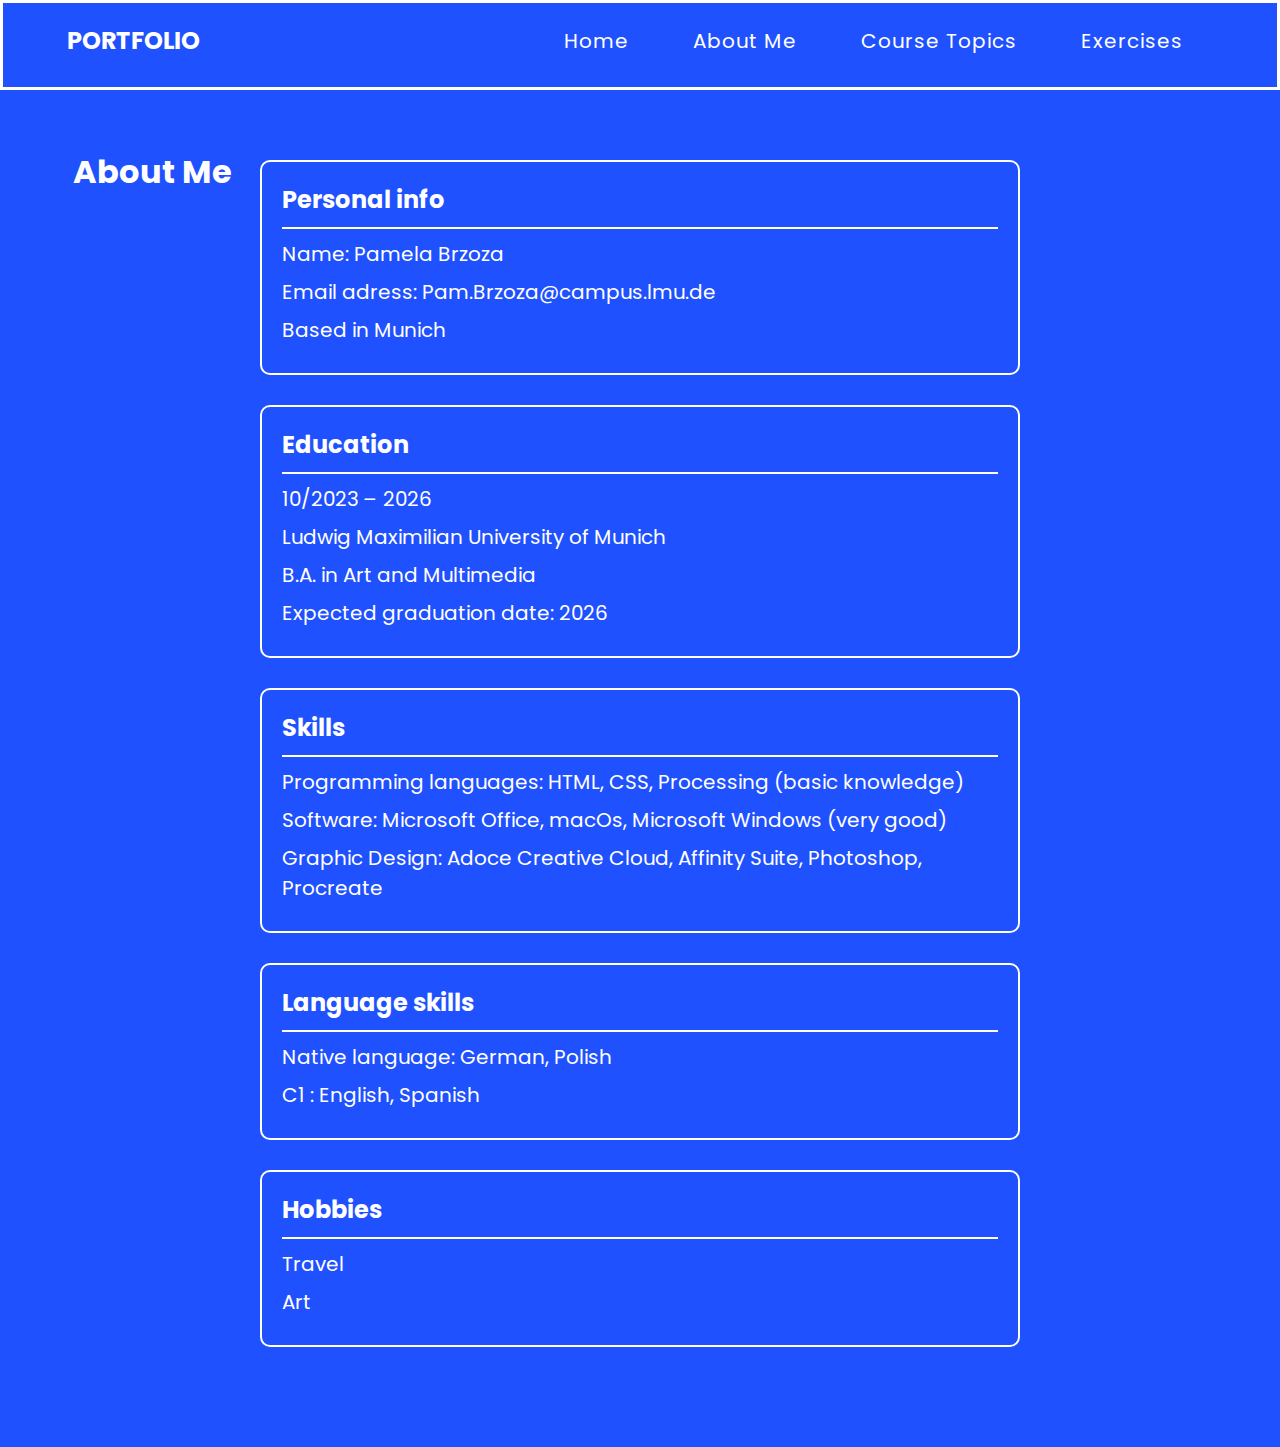
<file: AboutMe.html>
<!DOCTYPE html>
<html lang="de">
<head>
    <meta charset="utf-8">
    <link rel="preconnect" href="https://fonts.googleapis.com">
    <link rel="preconnect" href="https://fonts.gstatic.com" crossorigin>
    <link href="https://fonts.googleapis.com/css2?family=Poppins:ital,wght@0,100;0,200;0,300;0,400;0,500;0,600;0,700;0,800;0,900;1,100;1,200;1,300;1,400;1,500;1,600;1,700;1,800;1,900&display=swap" rel="stylesheet">
    <title>About Me</title>
    <link rel="stylesheet" type="text/css" href="styles.css">
    <link rel="stylesheet" type="text/css" href="AboutMe.css">
</head>
<body>
    <div class="header">
        <nav>
            <div class="logo">
                <p>PORTFOLIO</p>
            </div>
            <ul>
                <li><a href="index.html">Home</a></li>
                <li><a href="AboutMe.html">About Me</a></li>
                <li><a href="CourseTopics.html">Course Topics</a></li>
                <li><a href="Exercises.html">Exercises</a></li>
            </ul>
        </nav>
        <h1>About Me</h1>
    </div>
    <div class="container">
        <div class="section">
            <h2>Personal info</h2>
            <div class="subsection">
                <ul>
                    <li>Name: Pamela Brzoza</li>
                    <li>Email adress: Pam.Brzoza@campus.lmu.de</li>
                    <li>Based in Munich</li>
                </ul>
            </div>
        </div>
    
        <div class="section">
            <h2>Education</h2>
            <div class="subsection">
                <ul>
                    <li>10/2023 – 2026</li>
                    <li>Ludwig Maximilian University of Munich</li>
                    <li>B.A. in Art and Multimedia</li>
                    <li>Expected graduation date: 2026</li>
                </ul>
            </div>
        </div>
    
        <div class="section">
            <h2>Skills</h2>
            <div class="subsection">
                <ul>
                    <li>Programming languages: HTML, CSS, Processing (basic knowledge)</li>
                    <li>Software: Microsoft Office, macOs, Microsoft Windows (very good)</li>
                    <li>Graphic Design: Adoce Creative Cloud, Affinity Suite, Photoshop, Procreate</li>
                </ul>
            </div>
        </div>
        <div class="section">
            <h2>Language skills</h2>
            <div class="subsection">
                <ul>
                    <li>Native language: German, Polish</li>
                    <li>C1 : English, Spanish</li>
                </ul>
            </div>
        </div>
    
        <div class="section">
            <h2>Hobbies</h2>
            <div class="subsection">
                <ul>
                    <li>Travel</li>
                    <li>Art</li>
                </ul>
            </div>
        </div>
    </div>
</body>
</file>
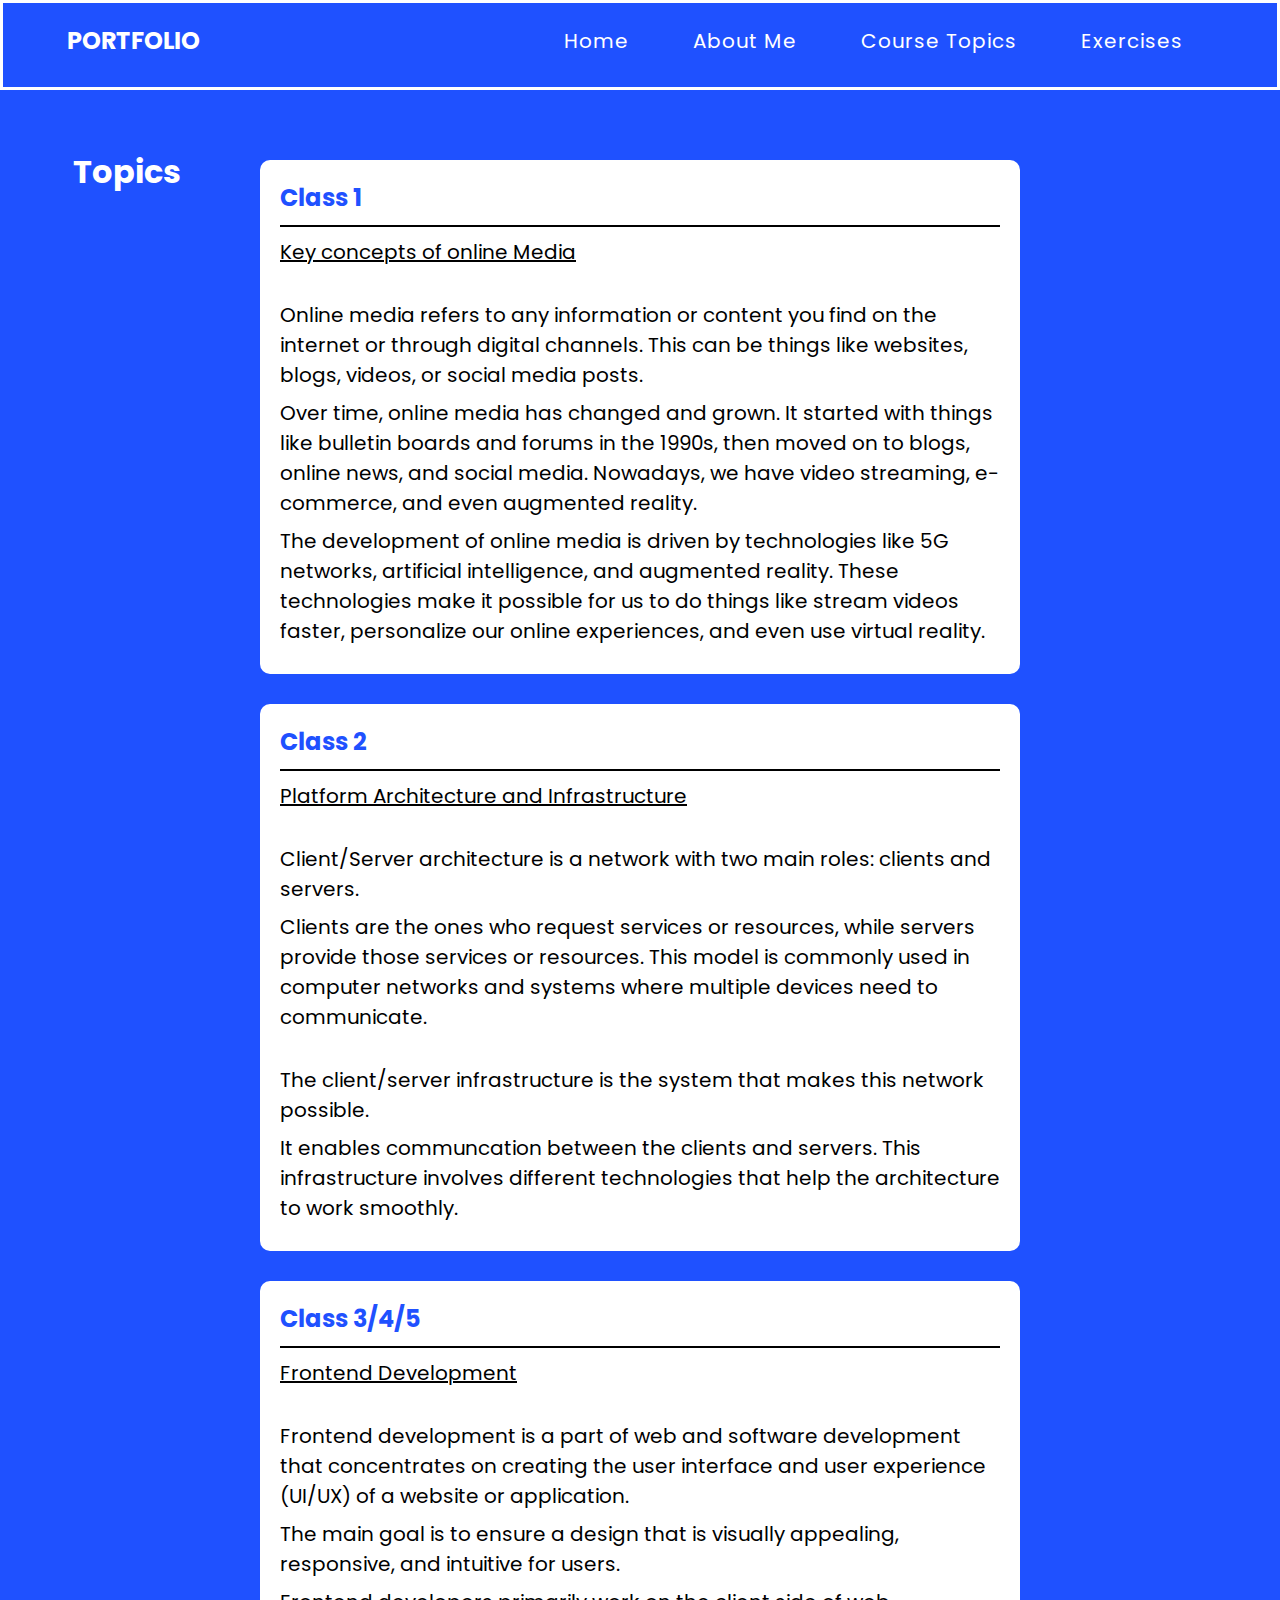
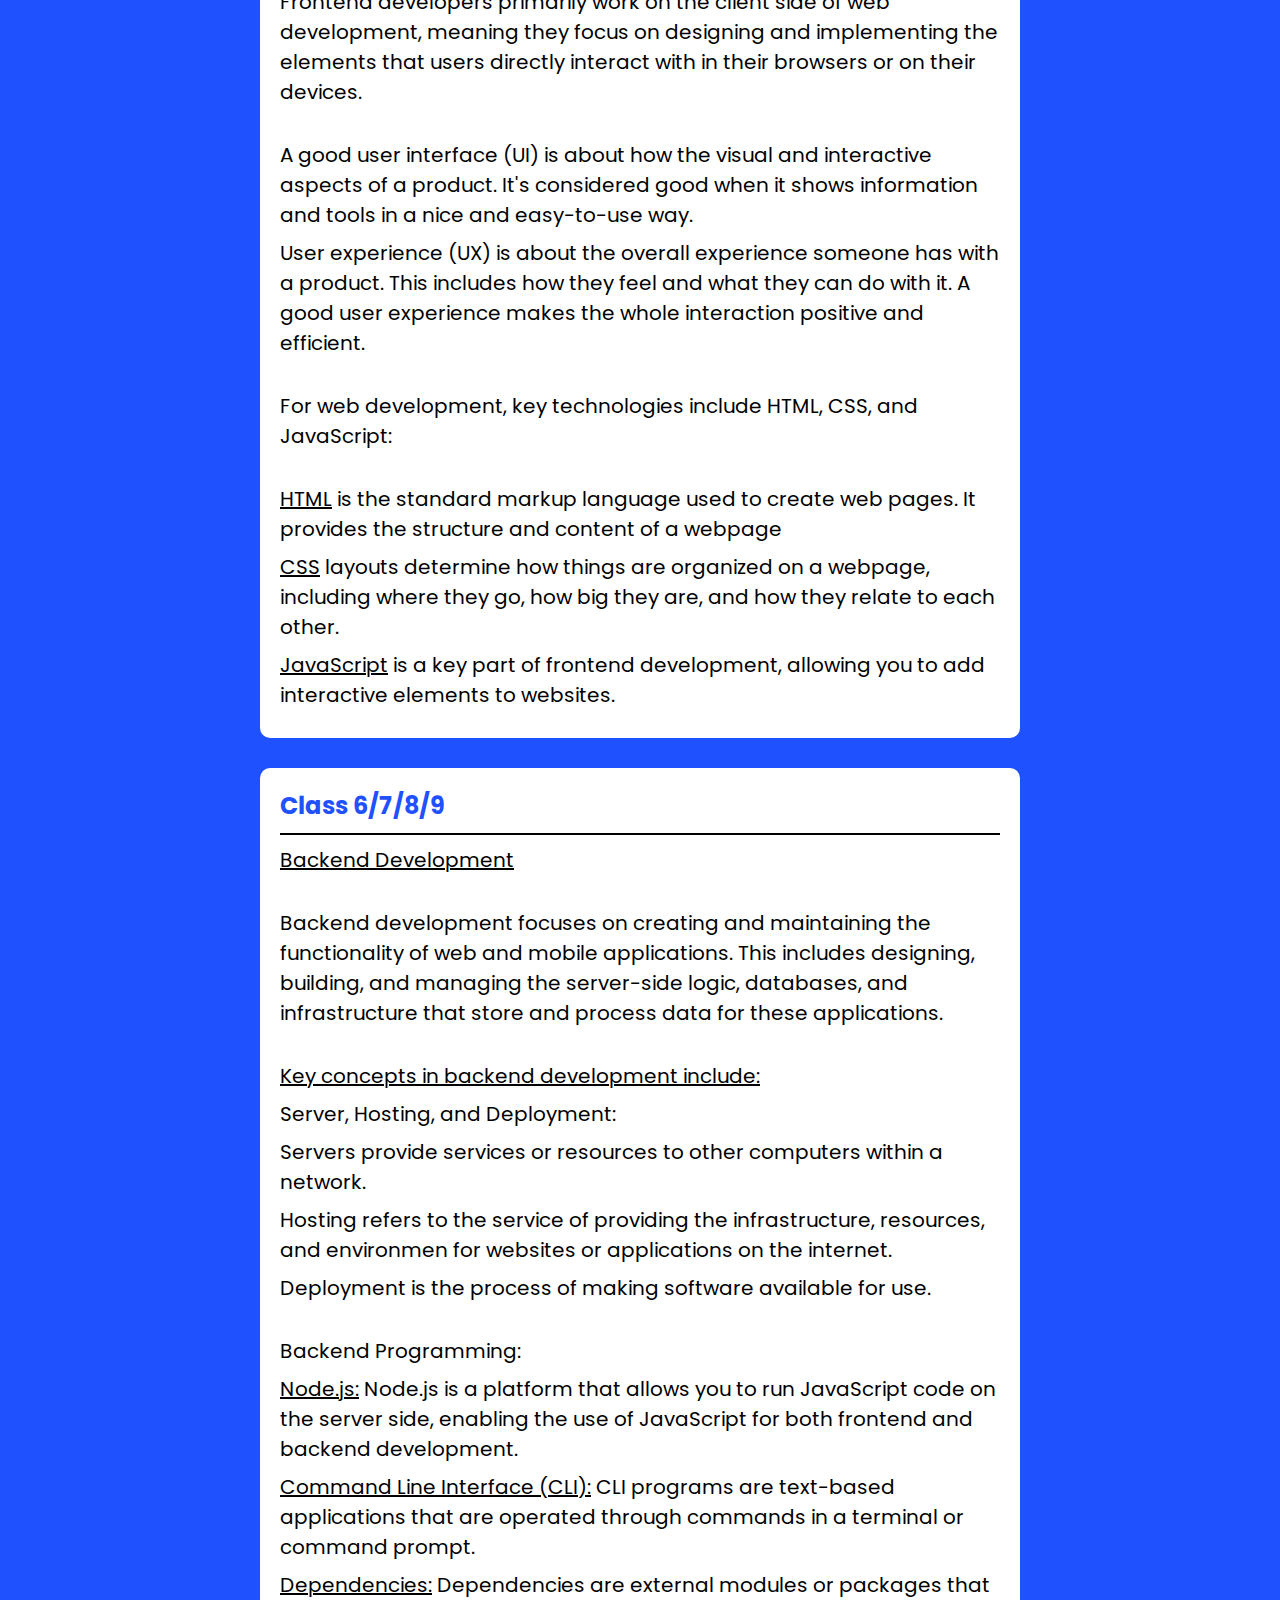
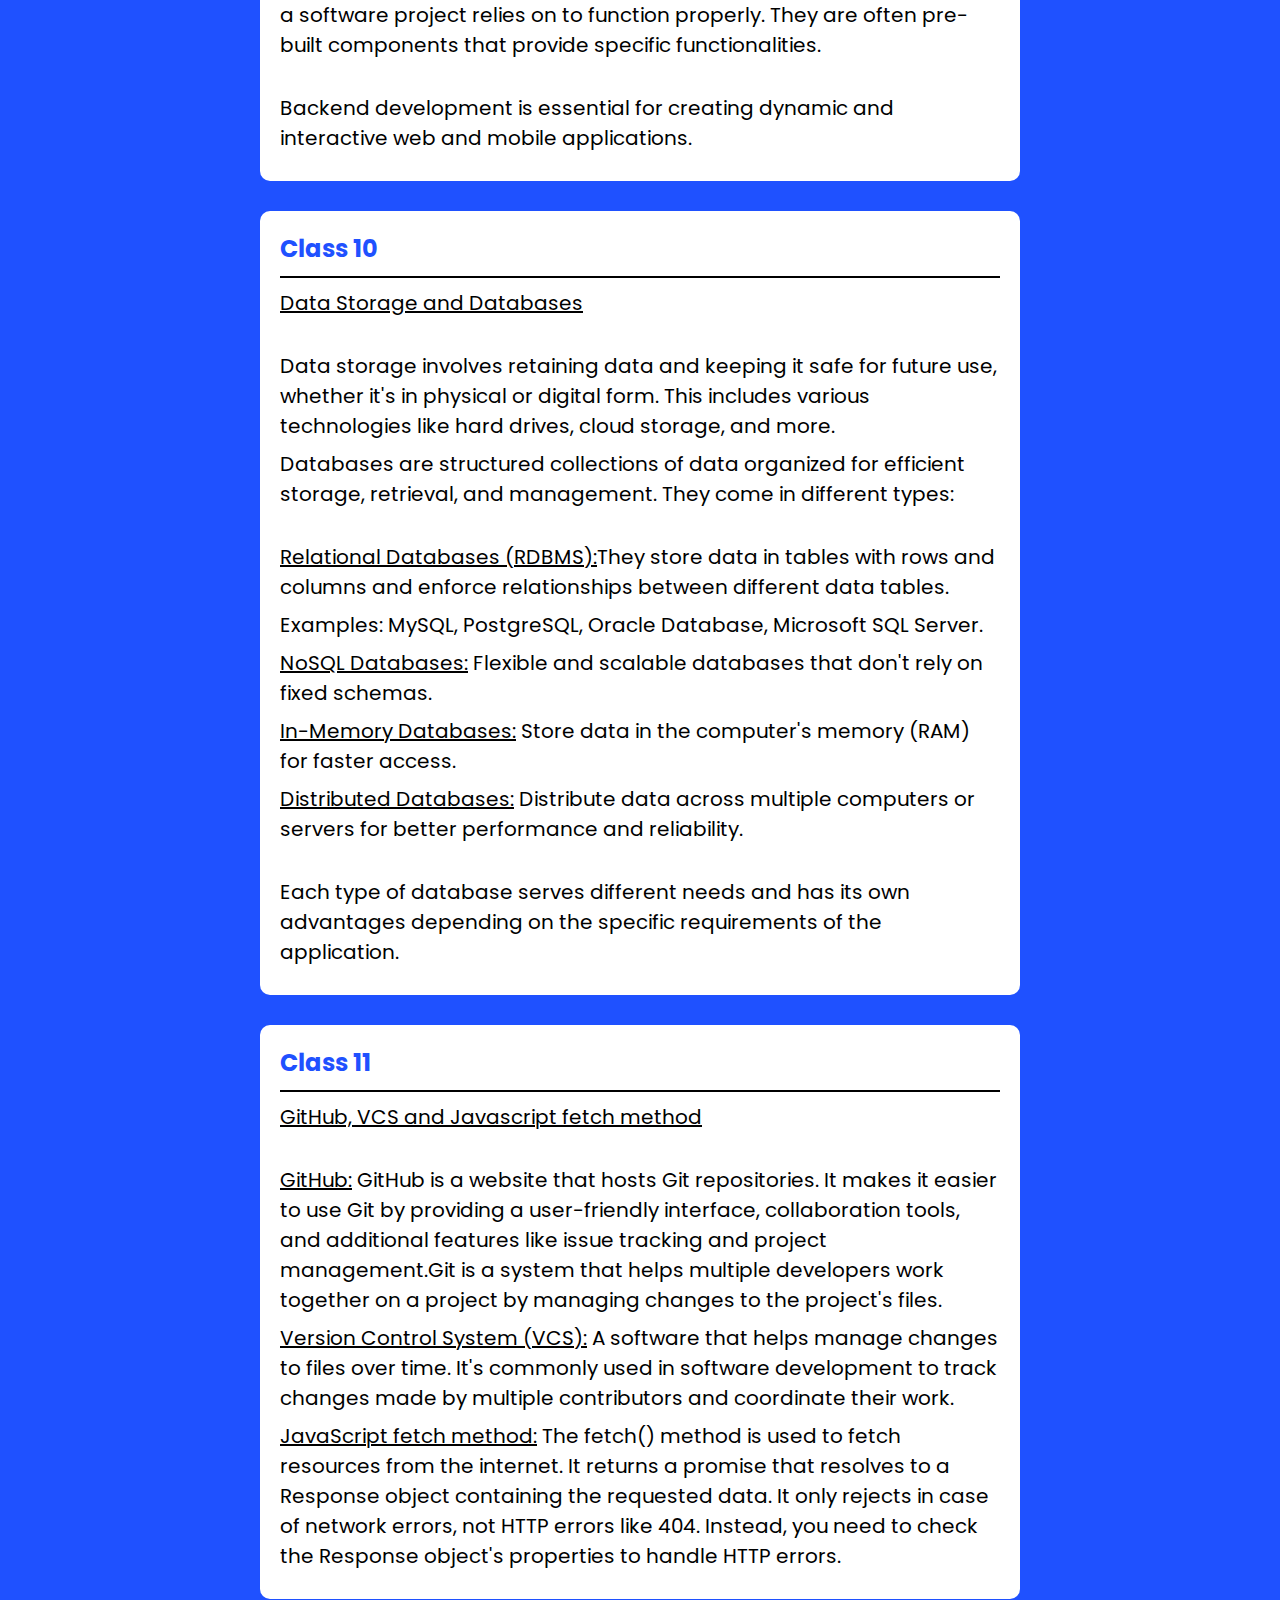
<file: CourseTopics.html>
<!DOCTYPE html>
<html lang="de">
<head>
    <meta charset="utf-8">
    <link rel="preconnect" href="https://fonts.googleapis.com">
    <link rel="preconnect" href="https://fonts.gstatic.com" crossorigin>
    <link href="https://fonts.googleapis.com/css2?family=Poppins:ital,wght@0,100;0,200;0,300;0,400;0,500;0,600;0,700;0,800;0,900;1,100;1,200;1,300;1,400;1,500;1,600;1,700;1,800;1,900&display=swap" rel="stylesheet">
    <title>Course Topics</title>
    <link rel="stylesheet" type="text/css" href="styles.css">
    <link rel="stylesheet" type="text/css" href="CourseTopics.css">
</head>
<body>
    <div class="header">
        <nav>
            <div class="logo">
                <p>PORTFOLIO</p>
            </div>
            <ul>
                <li><a href="index.html">Home</a></li>
                <li><a href="AboutMe.html">About Me</a></li>
                <li><a href="CourseTopics.html">Course Topics</a></li>
                <li><a href="Exercises.html">Exercises</a></li>
            </ul>
        </nav>
        <h1>Topics</h1>
    </div>
    <div class="container">
        <div class="section">
            <h2>Class 1</h2>
            <div class="subsection">
                <ul>
                    <li><u>Key concepts of online Media</u></li>
                    <br>
                    <li>Online media refers to any information or content you find on the internet or through digital channels. This can be things like websites, blogs, videos, or social media posts.</li>
                    <li>Over time, online media has changed and grown. It started with things like bulletin boards and forums in the 1990s, then moved on to blogs, online news, and social media. Nowadays, we have video streaming, e-commerce, and even augmented reality.</li> 
                    <li>The development of online media is driven by technologies like 5G networks, artificial intelligence, and augmented reality. These technologies make it possible for us to do things like stream videos faster, personalize our online experiences, and even use virtual reality.</li>
                </ul>
            </div>
        </div>
        <div class="section">
            <h2>Class 2</h2>
            <div class="subsection">
                <ul>
                    <li><u>Platform Architecture and Infrastructure</u></li>
                    <br>
                    <li>Client/Server architecture is a network with two main roles: clients and servers.</li>
                    <li>Clients are the ones who request services or resources, while servers provide those services or resources. This model is commonly used in computer networks and systems where multiple devices need to communicate.</li>
                    <br>
                    <li>The client/server infrastructure is the system that makes this network possible.</li>
                    <li>It enables communcation between the clients and servers. This infrastructure involves different technologies that help the architecture to work smoothly.</li>
                </ul>
            </div>
        </div>
        <div class="section">
            <h2>Class 3/4/5</h2>
            <div class="subsection">
                <ul>
                    <li><u>Frontend Development</u></li>
                    <br>
                    <li>Frontend development is a part of web and software development that concentrates on creating the user interface and user experience (UI/UX) of a website or application.</li>
                    <li>The main goal is to ensure a design that is visually appealing, responsive, and intuitive for users. </li>
                    <li>Frontend developers primarily work on the client side of web development, meaning they focus on designing and implementing the elements that users directly interact with in their browsers or on their devices.</li>
                <br>
                <li>A good user interface (UI) is about how the visual and interactive aspects of a product. It's considered good when it shows information and tools in a nice and easy-to-use way.</li>
                <li>User experience (UX) is about the overall experience someone has with a product. This includes how they feel and what they can do with it. A good user experience makes the whole interaction positive and efficient.</li>
            <br>
            <li>For web development, key technologies include HTML, CSS, and JavaScript:</li>    
            <br>
            <li><u>HTML</u> is the standard markup language used to create web pages. It provides the structure and content of a webpage</li>
            <li><u>CSS</u> layouts determine how things are organized on a webpage, including where they go, how big they are, and how they relate to each other.</li>
            <li><u>JavaScript</u> is a key part of frontend development, allowing you to add interactive elements to websites.</li>
            </ul>
            </div>
        </div>
        <div class="section">
            <h2>Class 6/7/8/9</h2>
            <div class="subsection">
                <ul>
                    <li><u>Backend Development</u></li>
                    <br>
                    <li>Backend development focuses on creating and maintaining the functionality of web and mobile applications. This includes designing, building, and managing the server-side logic, databases, and infrastructure that store and process data for these applications.</li>
                    <br>
                    <li><u>Key concepts in backend development include:</u></li>
                    <li>Server, Hosting, and Deployment:</li>
                    <li>Servers provide services or resources to other computers within a network.</li>
                    <li>Hosting refers to the service of providing the infrastructure, resources, and environmen for websites or applications on the internet.</li>
                    <li>Deployment is the process of making software available for use.</li>
                <br>
                    <li>Backend Programming:</li>
                    <li><u>Node.js:</u> Node.js is a platform that allows you to run JavaScript code on the server side, enabling the use of JavaScript for both frontend and backend development.</li>
                <li><u>Command Line Interface (CLI):</u> CLI programs are text-based applications that are operated through commands in a terminal or command prompt.</li>
            <li><u>Dependencies:</u> Dependencies are external modules or packages that a software project relies on to function properly. They are often pre-built components that provide specific functionalities.</li>    
        <br>
        <li>Backend development is essential for creating dynamic and interactive web and mobile applications.</li>    
        </ul>
            </div>
        </div>
        <div class="section">
            <h2>Class 10</h2>
            <div class="subsection">
                <ul>
                    <li><u>Data Storage and Databases </u></li>
                    <br>
                    <li>Data storage involves retaining data and keeping it safe for future use, whether it's in physical or digital form. This includes various technologies like hard drives, cloud storage, and more.</li>
                    <li>Databases are structured collections of data organized for efficient storage, retrieval, and management. They come in different types:</li>
                    <br>
                    <li><u>Relational Databases (RDBMS):</u>They store data in tables with rows and columns and enforce relationships between different data tables.</li>
                    <li>Examples: MySQL, PostgreSQL, Oracle Database, Microsoft SQL Server.</li>
                    <li><u>NoSQL Databases:</u> Flexible and scalable databases that don't rely on fixed schemas.</li>
                    <li><u>In-Memory Databases:</u> Store data in the computer's memory (RAM) for faster access.</li>
                    <li><u>Distributed Databases:</u> Distribute data across multiple computers or servers for better performance and reliability.</li>
                    <br>
                    <li>Each type of database serves different needs and has its own advantages depending on the specific requirements of the application.</li>
                </ul>
            </div>
        </div>
        <div class="section">
            <h2>Class 11</h2>
            <div class="subsection">
                <ul>
                    <li><u>GitHub, VCS and Javascript fetch method</u></li>
                    <br>
                    <li><u>GitHub:</u> GitHub is a website that hosts Git repositories. It makes it easier to use Git by providing a user-friendly interface, collaboration tools, and additional features like issue tracking and project management.Git is a system that helps multiple developers work together on a project by managing changes to the project's files.</li>
                    <li><u>Version Control System (VCS):</u> A software that helps manage changes to files over time. It's commonly used in software development to track changes made by multiple contributors and coordinate their work.</li>
                    <li><u>JavaScript fetch method:</u> The fetch() method is used to fetch resources from the internet. It returns a promise that resolves to a Response object containing the requested data. It only rejects in case of network errors, not HTTP errors like 404. Instead, you need to check the Response object's properties to handle HTTP errors.</li>
                </ul>
            </div>
        </div>
</body>
</file>
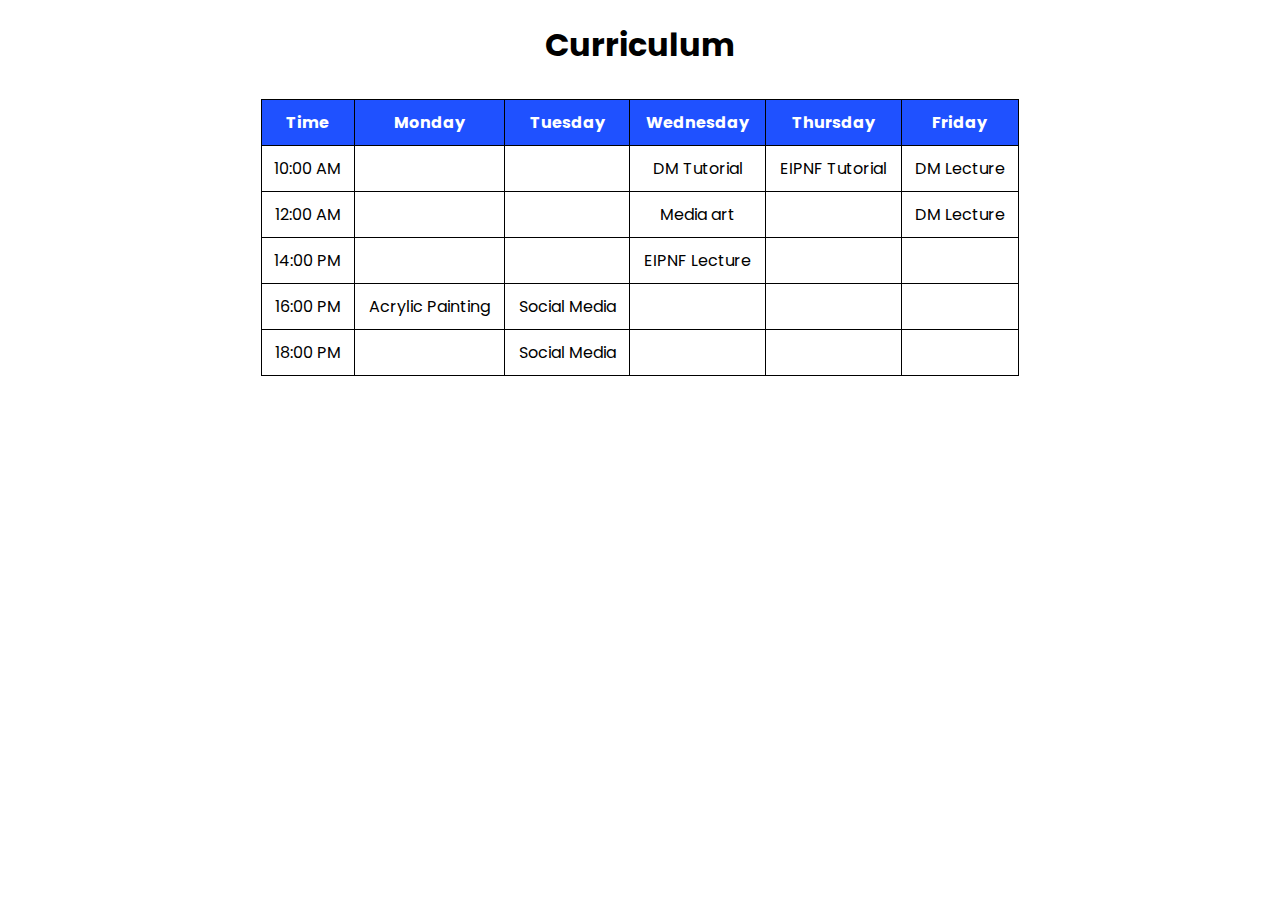
<file: curriculum.html>
<!DOCTYPE html>
<html lang="de">
<head>
    <meta charset="utf-8">
    <link rel="preconnect" href="https://fonts.googleapis.com">
    <link rel="preconnect" href="https://fonts.gstatic.com" crossorigin>
    <link href="https://fonts.googleapis.com/css2?family=Poppins:ital,wght@0,100;0,200;0,300;0,400;0,500;0,600;0,700;0,800;0,900;1,100;1,200;1,300;1,400;1,500;1,600;1,700;1,800;1,900&display=swap" rel="stylesheet">
    <title>Social Media Portfolio</title>
    <link rel="stylesheet" href="curriculum.css">
</head>

<body>
    <h1>Curriculum</h1>
    <table>
        <thead>
            <tr>
                <th>Time</th>
                <th>Monday</th>
                <th>Tuesday</th>
                <th>Wednesday</th>
                <th>Thursday</th>
                <th>Friday</th>
            </tr>
        </thead>
        <tbody>
            <tr>
                <td>10:00 AM</td>
                <td></td>
                <td></td>
                <td>DM Tutorial</td>
                <td>EIPNF Tutorial</td>
                <td>DM Lecture</td>
            </tr>
            <tr>
                <td>12:00 AM</td>
                <td></td>
                <td></td>
                <td>Media art</td>
                <td></td>
                <td>DM Lecture</td>
            </tr>
            <tr>
                <td>14:00 PM</td>
                <td></td>
                <td></td>
                <td>EIPNF Lecture</td>
                <td></td>
                <td></td>
            </tr>
            <tr>
                <td>16:00 PM</td>
                <td>Acrylic Painting</td>
                <td>Social Media</td>
                <td></td>
                <td></td>
                <td></td>
            </tr>
            <tr>
                <td>18:00 PM</td>
                <td></td>
                <td>Social Media</td>
                <td></td>
                <td></td>
                <td></td>
            </tr>
        </tbody>
    </table>
</div>
</file>
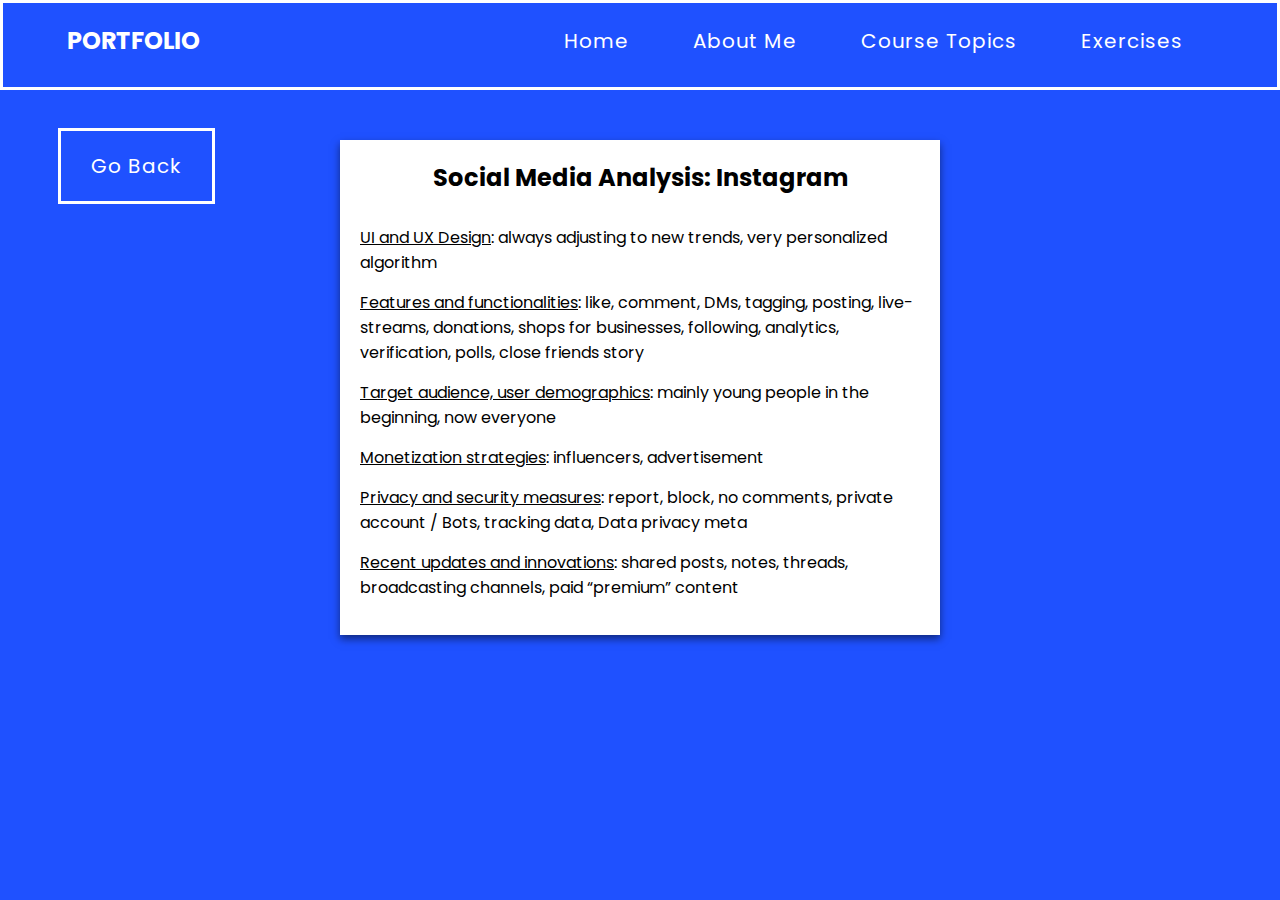
<file: Exercise1.html>
<!DOCTYPE html>
<html lang="de">
<head>
    <meta charset="utf-8">
    <link rel="preconnect" href="https://fonts.googleapis.com">
    <link rel="preconnect" href="https://fonts.gstatic.com" crossorigin>
    <link href="https://fonts.googleapis.com/css2?family=Poppins:ital,wght@0,100;0,200;0,300;0,400;0,500;0,600;0,700;0,800;0,900;1,100;1,200;1,300;1,400;1,500;1,600;1,700;1,800;1,900&display=swap" rel="stylesheet">
    <title>Social Media Portfolio</title>
    <link rel="stylesheet" href="styles.css">
    <link rel="stylesheet" href="ExerciseX.css">
</head>

<body>
    <div class="header">
    <nav>
        <div class="logo">
            <p>PORTFOLIO</p>
        </div>
        <ul>
            <li><a href="index.html">Home</a></li>
            <li><a href="AboutMe.html">About Me</a></li>
            <li><a href="CourseTopics.html">Course Topics</a></li>
            <li><a href="Exercises.html">Exercises</a></li>
        </ul>
    </nav>
</div>
<div class="container">
    <div class="section">
        <h2>Social Media Analysis: Instagram</h2>
        <div class="subsection">
        <p><u>UI and UX Design</u>: always adjusting to new trends, very personalized algorithm</p>
        <p><u>Features and functionalities</u>: like, comment, DMs, tagging, posting, live-streams, donations, shops for businesses, following, analytics, verification, polls, close friends story </p>
        <p><u>Target audience, user demographics</u>: mainly young people in the beginning, now everyone</p>
        <p><u>Monetization strategies</u>: influencers, advertisement</p>  
        <p><u>Privacy and security measures</u>: report, block, no comments, private account / Bots, tracking data, Data privacy meta</p>  
        <p><u>Recent updates and innovations</u>: shared posts, notes, threads, broadcasting channels, paid “premium” content</p>
    </div>
        <a href="Exercises.html">Go Back</a>
    </div>
</body>
</file>
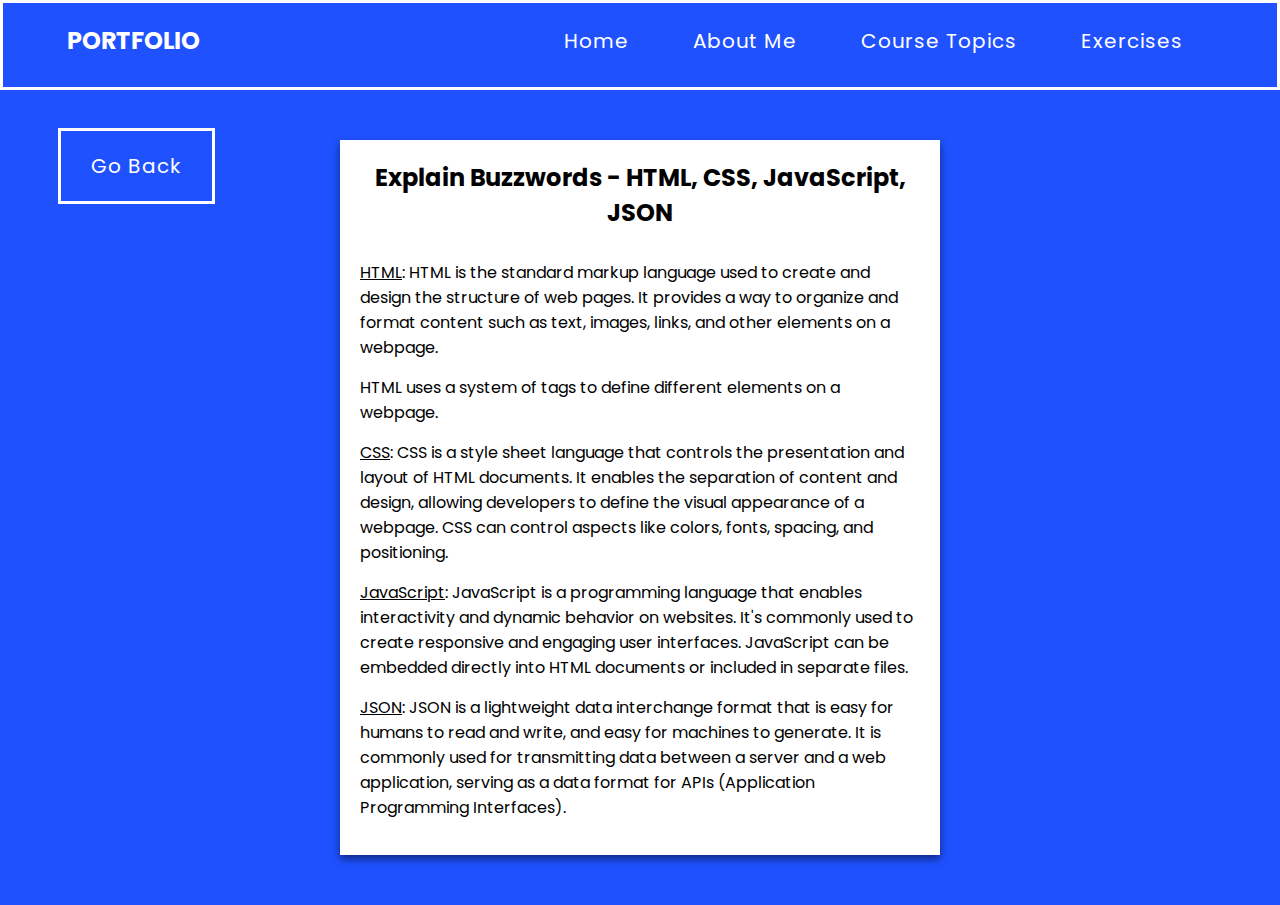
<file: Exercise2.html>
<!DOCTYPE html>
<html lang="de">
<head>
    <meta charset="utf-8">
    <link rel="preconnect" href="https://fonts.googleapis.com">
    <link rel="preconnect" href="https://fonts.gstatic.com" crossorigin>
    <link href="https://fonts.googleapis.com/css2?family=Poppins:ital,wght@0,100;0,200;0,300;0,400;0,500;0,600;0,700;0,800;0,900;1,100;1,200;1,300;1,400;1,500;1,600;1,700;1,800;1,900&display=swap" rel="stylesheet">
    <title>Social Media Portfolio</title>
    <link rel="stylesheet" href="styles.css">
    <link rel="stylesheet" href="ExerciseX.css">
</head>

<body>
<div class="header">
    <nav>
        <div class="logo">
            <p>PORTFOLIO</p>
        </div>
        <ul>
            <li><a href="index.html">Home</a></li>
            <li><a href="AboutMe.html">About Me</a></li>
            <li><a href="CourseTopics.html">Course Topics</a></li>
            <li><a href="Exercises.html">Exercises</a></li>
        </ul>
    </nav>
</div>
<div class="container">
    <div class="section">
        <h2>Explain Buzzwords - HTML, CSS, JavaScript, JSON</h2>
        <div class="subsection">
        <p><u>HTML</u>: HTML is the standard markup language used to create and design the structure of web pages. It provides a way to organize and format content such as text, images, links, and other elements on a webpage.
        <p>HTML uses a system of tags to define different elements on a webpage.</p>
        <p><u>CSS</u>: CSS is a style sheet language that controls the presentation and layout of HTML documents. It enables the separation of content and design, allowing developers to define the visual appearance of a webpage. CSS can control aspects like colors, fonts, spacing, and positioning.</p>
        <p><u>JavaScript</u>: JavaScript is a programming language that enables interactivity and dynamic behavior on websites. It's commonly used to create responsive and engaging user interfaces. JavaScript can be embedded directly into HTML documents or included in separate files.</p>
        <p><u>JSON</u>: JSON is a lightweight data interchange format that is easy for humans to read and write, and easy for machines to generate. It is commonly used for transmitting data between a server and a web application, serving as a data format for APIs (Application Programming Interfaces).</p>  
    </div>
        <a href="Exercises.html">Go Back</a>
    </div>
</body>
</file>
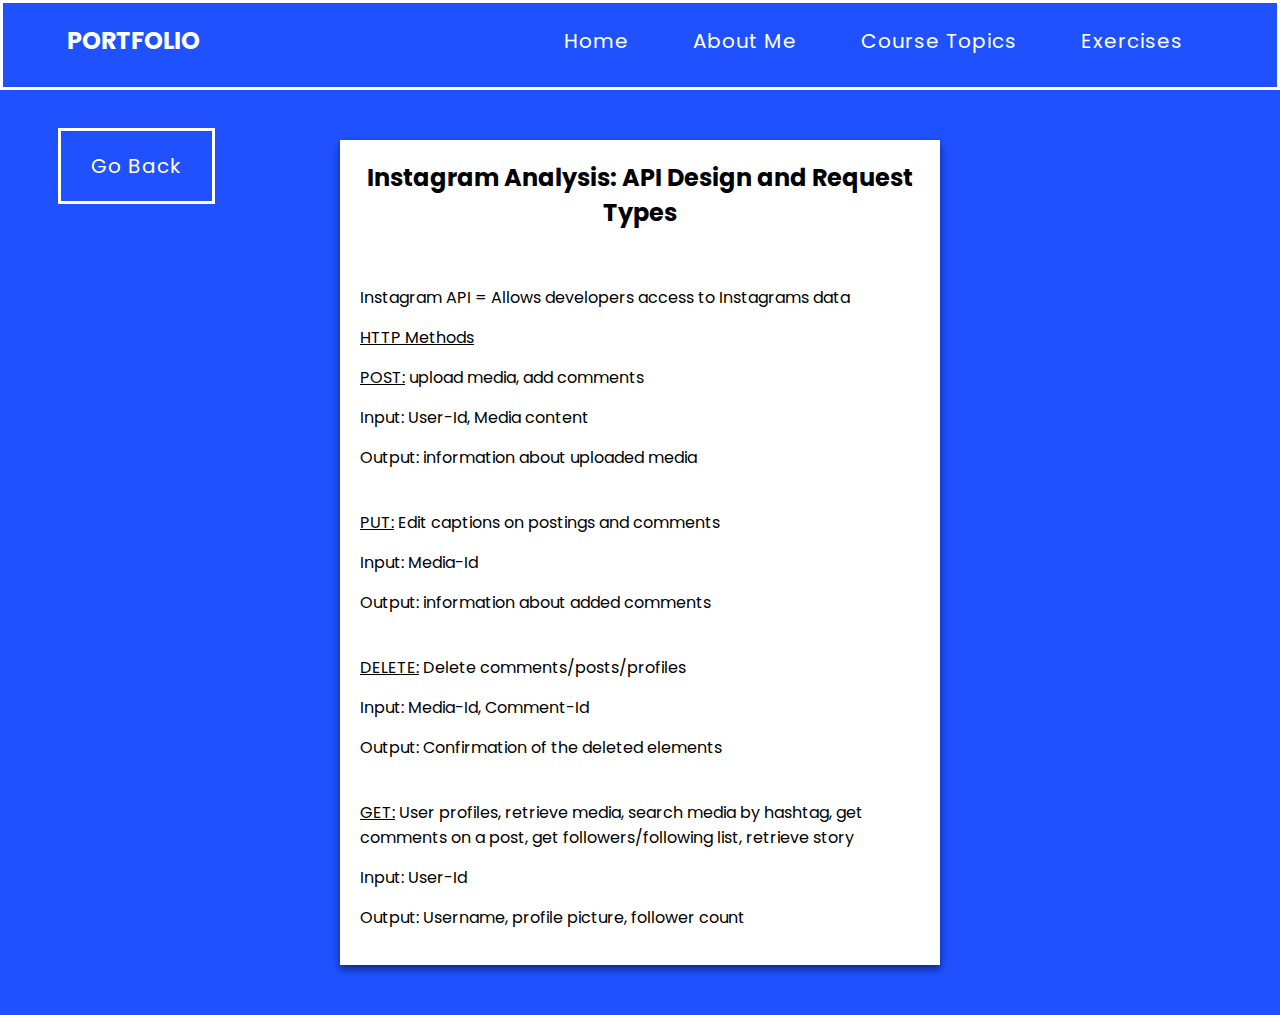
<file: Exercise3.html>
<!DOCTYPE html>
<html lang="de">
<head>
    <meta charset="utf-8">
    <link rel="preconnect" href="https://fonts.googleapis.com">
    <link rel="preconnect" href="https://fonts.gstatic.com" crossorigin>
    <link href="https://fonts.googleapis.com/css2?family=Poppins:ital,wght@0,100;0,200;0,300;0,400;0,500;0,600;0,700;0,800;0,900;1,100;1,200;1,300;1,400;1,500;1,600;1,700;1,800;1,900&display=swap" rel="stylesheet">
    <title>Social Media Portfolio</title>
    <link rel="stylesheet" href="styles.css">
    <link rel="stylesheet" href="ExerciseX.css">
</head>

<body>
<div class="header">
    <nav>
        <div class="logo">
            <p>PORTFOLIO</p>
        </div>
        <ul>
            <li><a href="index.html">Home</a></li>
            <li><a href="AboutMe.html">About Me</a></li>
            <li><a href="CourseTopics.html">Course Topics</a></li>
            <li><a href="Exercises.html">Exercises</a></li>
        </ul>
    </nav>
</div>
<div class="container">
    <div class="section">
        <h2>Instagram Analysis: API Design and Request Types</h2>
        <br>
        <div class="subsection">
        <p>Instagram API = Allows developers access to Instagrams data</p>
        <p><u>HTTP Methods</u></p>
        <p><u>POST:</u> upload media, add comments</p>
        <p>Input: User-Id, Media content</p>
        <p>Output: information about uploaded media</p>
        <br>
        <p><u>PUT:</u> Edit captions on postings and comments</p>
        <p>Input: Media-Id</p>
        <p>Output: information about added comments</p> 
        <br> 
        <p><u>DELETE:</u> Delete comments/posts/profiles</p>  
        <p>Input: Media-Id, Comment-Id</p>
        <p>Output: Confirmation of the deleted elements</p>
        <br>
        <p><u>GET:</u> User profiles, retrieve media, search media by hashtag, get comments on a post, get followers/following list, retrieve story</p>
        <p>Input: User-Id</p>
        <p>Output: Username, profile picture, follower count</p>
    </div>
        <a href="Exercises.html">Go Back</a>
    </div>
</body>
</file>
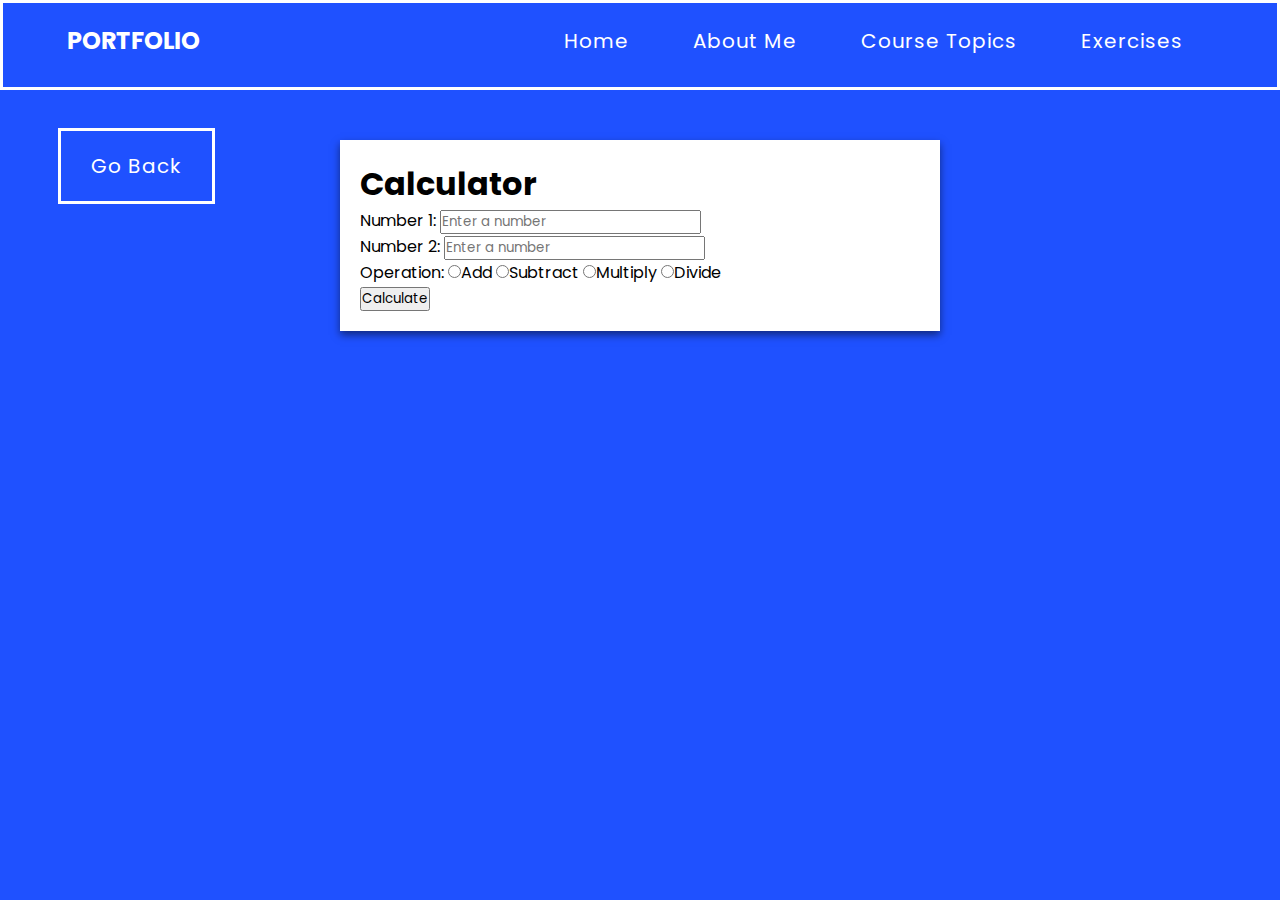
<file: Exercise5.html>
<!DOCTYPE html>
<html lang="de">
<head>
    <meta charset="utf-8">
    <link rel="preconnect" href="https://fonts.googleapis.com">
    <link rel="preconnect" href="https://fonts.gstatic.com" crossorigin>
    <link href="https://fonts.googleapis.com/css2?family=Poppins:ital,wght@0,100;0,200;0,300;0,400;0,500;0,600;0,700;0,800;0,900;1,100;1,200;1,300;1,400;1,500;1,600;1,700;1,800;1,900&display=swap" rel="stylesheet">
    <title>Social Media Portfolio</title>
    <link rel="stylesheet" href="styles.css">
    <link rel="stylesheet" href="ExerciseX.css">
    <script src="calculator.js"></script>
</head>

<body>
<div class="header">
    <nav>
        <div class="logo">
            <p>PORTFOLIO</p>
        </div>
        <ul>
            <li><a href="index.html">Home</a></li>
            <li><a href="AboutMe.html">About Me</a></li>
            <li><a href="CourseTopics.html">Course Topics</a></li>
            <li><a href="Exercises.html">Exercises</a></li>
        </ul>
    </nav>
</div>
<div class="container">
    <h1>Calculator</h1>
    <div class="section">
        <div>
            <label for="num1">Number 1:</label>
            <input type="number" id="number1" placeholder="Enter a number" />
        </div>
        
        <div>
          <label for="num2">Number 2:</label>
          <input type="number" id="number2" placeholder="Enter a number" />
        </div>
    
        <div class="operation">
          <label>Operation:</label>
          <input type="radio" name="operation" value="add" />Add
          <input type="radio" name="operation" value="subtract" />Subtract
          <input type="radio" name="operation" value="multiply" />Multiply
          <input type="radio" name="operation" value="divide" />Divide
        </div>
    
        <button id="calculateButton">Calculate</button>
        <p id="result"></p>
    </div>
    <a href="Exercises.html">Go Back</a>
</div>
</body>
</file>
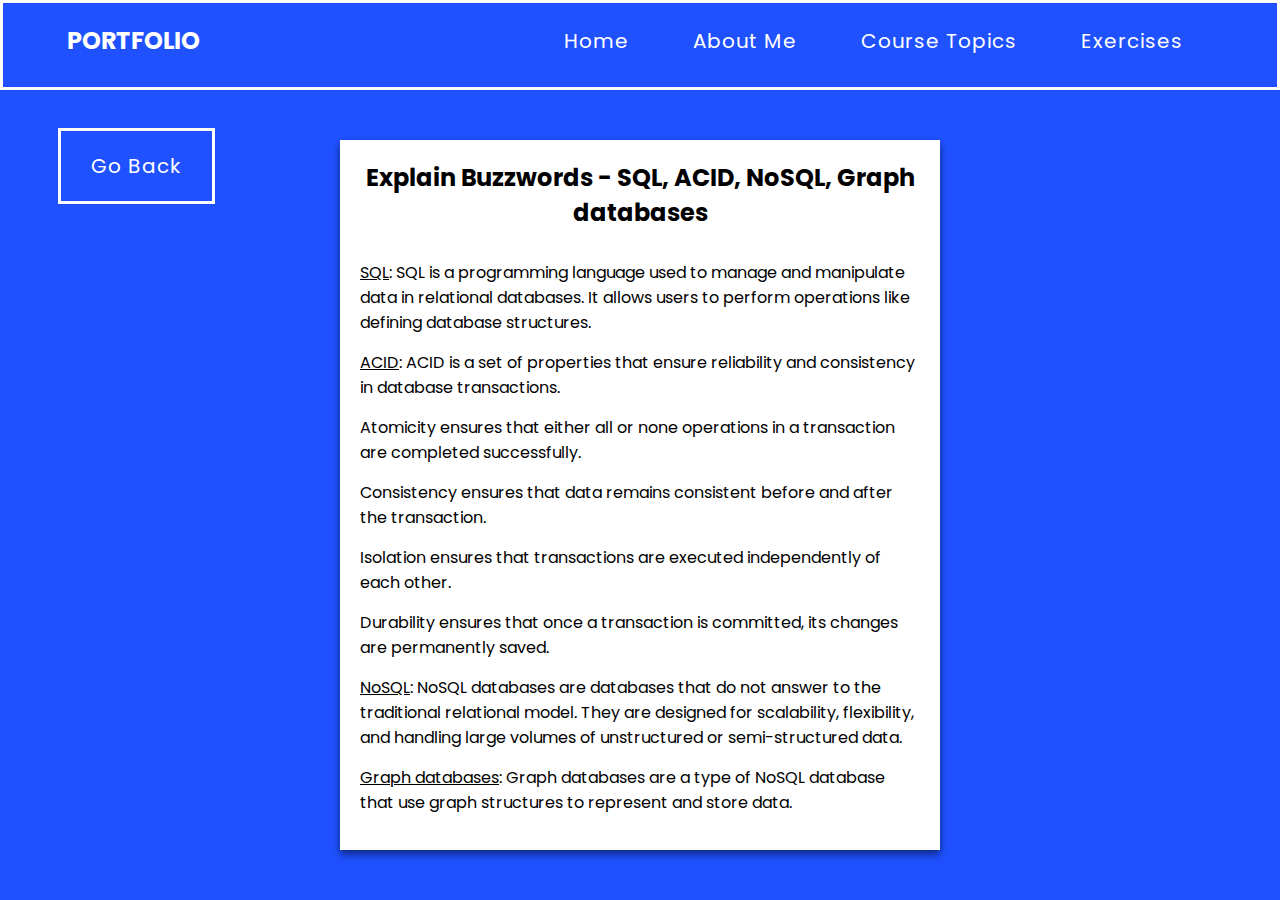
<file: Exercise6.html>
<!DOCTYPE html>
<html lang="de">
<head>
    <meta charset="utf-8">
    <link rel="preconnect" href="https://fonts.googleapis.com">
    <link rel="preconnect" href="https://fonts.gstatic.com" crossorigin>
    <link href="https://fonts.googleapis.com/css2?family=Poppins:ital,wght@0,100;0,200;0,300;0,400;0,500;0,600;0,700;0,800;0,900;1,100;1,200;1,300;1,400;1,500;1,600;1,700;1,800;1,900&display=swap" rel="stylesheet">
    <title>Social Media Portfolio</title>
    <link rel="stylesheet" href="styles.css">
    <link rel="stylesheet" href="ExerciseX.css">
</head>

<body>
<div class="header">
    <nav>
        <div class="logo">
            <p>PORTFOLIO</p>
        </div>
        <ul>
            <li><a href="index.html">Home</a></li>
            <li><a href="AboutMe.html">About Me</a></li>
            <li><a href="CourseTopics.html">Course Topics</a></li>
            <li><a href="Exercises.html">Exercises</a></li>
        </ul>
    </nav>
</div>
<div class="container">
    <div class="section">
        <h2>Explain Buzzwords - SQL, ACID, NoSQL, Graph databases</h2>
        <div class="subsection">
        <p><u>SQL</u>: SQL is a programming language used to manage and manipulate data in relational databases. It allows users to perform operations like defining database structures.</p>
        <p><u>ACID</u>: ACID is a set of properties that ensure reliability and consistency in database transactions.</p>
        <p>Atomicity ensures that either all or none operations in a transaction are completed successfully.</p>
        <p>Consistency ensures that data remains consistent before and after the transaction.</p>
        <p>Isolation ensures that transactions are executed independently of each other.</p>
        <p>Durability ensures that once a transaction is committed, its changes are permanently saved.</p>
        <p><u>NoSQL</u>: NoSQL databases are databases that do not answer to the traditional relational model. They are designed for scalability, flexibility, and handling large volumes of unstructured or semi-structured data. </p>
        <p><u>Graph databases</u>: Graph databases are a type of NoSQL database that use graph structures to represent and store data. </p>  
    </div>
        <a href="Exercises.html">Go Back</a>
    </div>
</body>
</file>
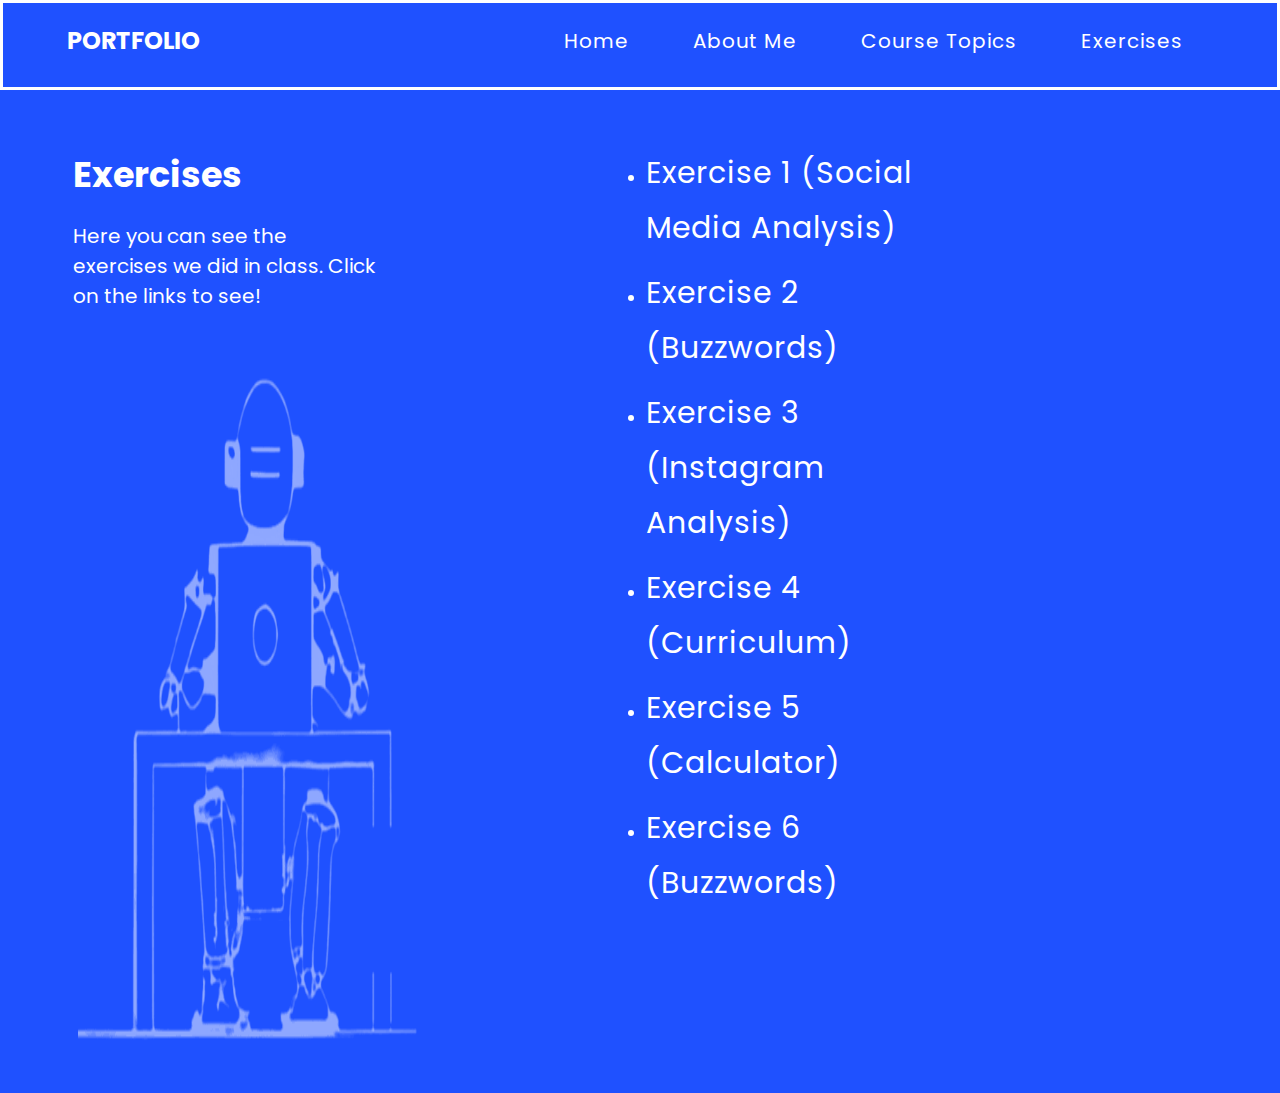
<file: Exercises.html>
<!DOCTYPE html>
<html lang="de">
<head>
    <meta charset="utf-8">
    <link rel="preconnect" href="https://fonts.googleapis.com">
    <link rel="preconnect" href="https://fonts.gstatic.com" crossorigin>
    <link href="https://fonts.googleapis.com/css2?family=Poppins:ital,wght@0,100;0,200;0,300;0,400;0,500;0,600;0,700;0,800;0,900;1,100;1,200;1,300;1,400;1,500;1,600;1,700;1,800;1,900&display=swap" rel="stylesheet">
    <title>Exercises</title>
    <link rel="stylesheet" type="text/css" href="styles.css">
    <link rel="stylesheet" type="text/css" href="Exercises.css">
</head>
<body>
    <div class="header">
        <nav>
                <div class="logo">
                    <p>PORTFOLIO</p>
                </div>
            <ul>
                <li><a href="index.html">Home</a></li>
                <li><a href="AboutMe.html">About Me</a></li>
                <li><a href="CourseTopics.html">Course Topics</a></li>
                <li><a href="Exercises.html">Exercises</a></li>
            </ul>
        </nav>
        <div class="row">
            <div class="column">
             <h1>Exercises</h1>
            <p>Here you can see the exercises we did in class. Click on the links to see!</p>
            <img src="images/RoboterComputer.png" alt="Computer">
            </div>
            <div class="column">
                <ul>
                        <li><a href="Exercise1.html">Exercise 1 (Social Media Analysis)</a></li>
                        <li><a href="Exercise2.html">Exercise 2 (Buzzwords)</a></li>
                        <li><a href="Exercise3.html">Exercise 3 (Instagram Analysis)</a></li>
                        <li><a href="curriculum.html">Exercise 4 (Curriculum)</a></li>
                        <li><a href="Exercise5.html">Exercise 5 (Calculator)</a></li>
                        <li><a href="Exercise6.html">Exercise 6 (Buzzwords)</a></li>
                </ul>
            </div>
        </div>
    </div>
</body>
</file>
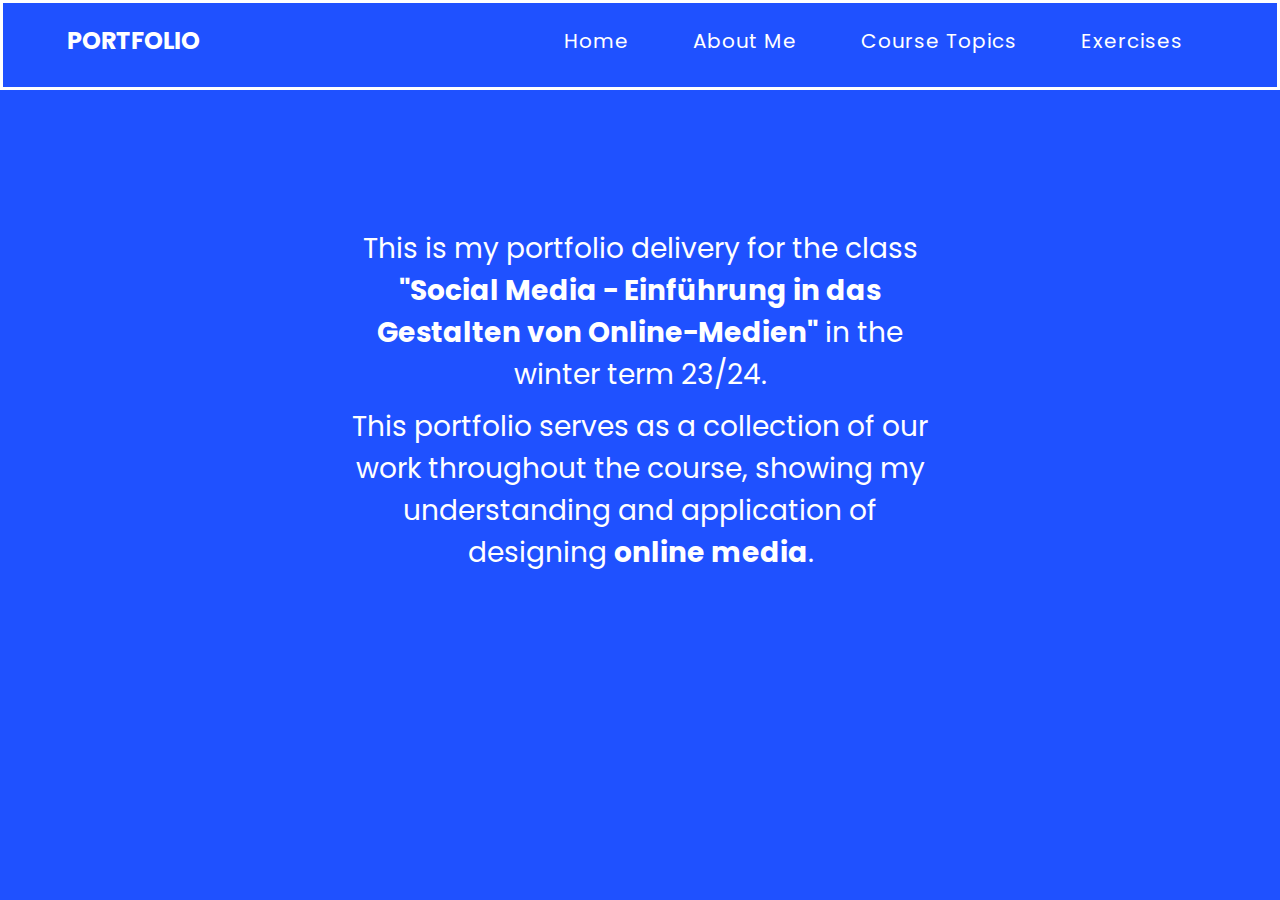
<file: LearnMore.html>
<!DOCTYPE html>
<html lang="de">
<head>
    <meta charset="utf-8">
    <link rel="preconnect" href="https://fonts.googleapis.com">
    <link rel="preconnect" href="https://fonts.gstatic.com" crossorigin>
    <link href="https://fonts.googleapis.com/css2?family=Poppins:ital,wght@0,100;0,200;0,300;0,400;0,500;0,600;0,700;0,800;0,900;1,100;1,200;1,300;1,400;1,500;1,600;1,700;1,800;1,900&display=swap" rel="stylesheet">
    <title>Learn More</title>
    <link rel="stylesheet" type="text/css" href="styles.css">
    <link rel="stylesheet" type="text/css" href="LearnMore.css">
</head>
<body>
    <div class="header">
        <nav>
            <div class="logo">
                <p>PORTFOLIO</p>
            </div>
            <ul>
                <li><a href="index.html">Home</a></li>
                <li><a href="AboutMe.html">About Me</a></li>
                <li><a href="CourseTopics.html">Course Topics</a></li>
                <li><a href="Exercises.html">Exercises</a></li>
            </ul>
        </nav>
    </div>
    <div class="container">
            <p class="Portfolio-text">This is my portfolio delivery for the class <span class="online-media">"Social Media - Einführung in das Gestalten von Online-Medien"</span> in the winter term 23/24.</p>
            <p class="Portfolio-text">This portfolio serves as a collection of our work throughout the course, showing my understanding and application of designing <span class="online-media">online media</span>.</p>
    </div>
        </body>
</file>
<file: styles.css>
.header {
    width: 100vw;
    height: 10vh;
    background:#1F51FF;
    border-style: solid;
    border-color:#ffffff;
}
a {
    position: relative;
    text-decoration: none;
    font-size: 20px;
    letter-spacing: 1px;
    color: #ffffff;
}
nav {
    width:100%;
    display: flex;
    align-items: center;
    justify-content: space-between;
    padding: 1% 5%;
}
nav ul li {
display: inline-block;
margin: 10px 30px;
}
a::after {
    content: '';
    position: absolute;
    left: 0;
    bottom: -5px;
    width: 0%;
    height: 2px;
    background-color: #00FFAB;
    transition: width 0.3s;
}
a:hover {
    color: #00FFAB
}
a:hover::after {
    width: 100%;
}
body {
    background-color: #1F51FF;
}
.container a {
    display: inline-block;
    text-decoration: none;
    color: #ffffff;
    border-style: solid;
    border-color:#ffffff;
    padding: 20px 30px;
    font-size: 20px;
    margin-top: 30px;
}
.logo {
    font-size: 24px;
    font-weight: bold;
    color: #ffffff;
}
</file>
<file: AboutMe.css>
* {
    padding: 0;
    margin: 0;
    box-sizing: border-box;
    font-family:'Poppins';
    color: #ffffff;
}
.header h1 {
    padding-top: 70px;
    padding-left: 70px ;
    color: #fff;
}

.container {
    max-width: 800px;
    margin: 50px auto;
    padding: 20px;
}

.section {
    border: 2px solid #ffffff;
    margin-bottom: 30px;
    padding: 20px;
    border-radius: 10px;
}

.section h2 {
    color:#ffffff;
    border-bottom: 2px solid #ffffff;
    padding-bottom: 10px;
}

.subsection {
    margin-top: 10px;
}

ul {
    list-style: none;
    padding: 0;
}

li {
    margin-bottom: 8px;
    font-size: 20px;
}
.logo {
    font-size: 24px;
    font-weight: bold;
}
.header {
    width: 100vw;
    height: 10vh;
    background:#1F51FF;
    border-style: solid;
    border-color:#ffffff;
}
a {
    position: relative;
    text-decoration: none;
    font-size: 20px;
    letter-spacing: 1px;
    color: #ffffff;
}
nav {
    width:100%;
    display: flex;
    align-items: center;
    justify-content: space-between;
    padding: 1% 5%;
}
nav ul li {
display: inline-block;
margin: 10px 30px;
}
a::after {
    content: '';
    position: absolute;
    left: 0;
    bottom: -5px;
    width: 0%;
    height: 2px;
    background-color: #00FFAB;
    transition: width 0.3s;
}
a:hover {
    color: #00FFAB
}
a:hover::after {
    width: 100%;
}
body {
    background-color: #1F51FF;
}
</file>
<file: CourseTopics.css>
* {
    padding: 0;
    margin: 0;
    box-sizing: border-box;
    font-family:'Poppins'
}
.container {
    max-width: 800px;
    margin: 50px auto;
    padding: 20px;
}

.section {
    background-color: rgb(255, 255, 255);
    margin-bottom: 30px;
    padding: 20px;
    border-radius: 10px;
}

.section h2 {
    color:#1F51FF;
    border-bottom: 2px solid #000000;
    padding-bottom: 10px;
}

.subsection {
    margin-top: 10px;
}

ul {
    list-style: none;
    padding: 0;
}

li {
    margin-bottom: 8px;
    font-size: 20px;
}
.header h1 {
    padding-top: 70px;
    padding-left: 70px ;
    color: #fff;
}
</file>
<file: curriculum.css>
*{
    font-family: "Poppins";
}
table {
    border-collapse: collapse;
    width: 60%; 
    margin: 30px auto;
    align-content: center;
}

th, td {
    border: 1px solid #000000;
    text-align: center;
    padding: 10px; 
}

th {
    background-color: #1F51FF;
    color: #fff;
}
h1{
    text-align: center;
}
</file>
<file: ExerciseX.css>
* {
    padding: 0;
    margin: 0;
    box-sizing: border-box;
    font-family:'Poppins'
}
.container {
    max-width: 600px;
    margin: 50px auto;
    padding: 20px;
    background-color: #ffffff;
    box-shadow: 0 4px 8px rgba(0, 0, 0, 0.5);
}
.container h2 {
    text-align: center;
}
.container a {
    display: block;
    margin: 1%;
    text-align: left;
    position: absolute;
    top: 115px;
    left: 45px;
    border-color: #ffffff;
    color: #ffffff;
}
.section h2 {
    margin-bottom: 30px; 
}
.subsection p {
    margin-bottom: 15px; 
}
</file>
<file: Exercises.css>
* {
    padding: 0;
    margin: 0;
    box-sizing: border-box;
    font-family:'Poppins'
}

body {
    font-family: 'Poppins', sans-serif;
    margin: 0;
    padding: 0;
    display: flex;
}
.row {
    display: flex;
    padding: 0;
    width: 90%
}

.row li {
    margin-bottom: 10px;
}

.column {
    flex: 30%;
    margin-right: 200px; 
    padding-left: 70px;
    padding-top: 70px;
    box-sizing: border-box;
    color:rgb(255, 255, 255);
    
}
.column ul li {
line-height: 50px;
    width: 100%;
}
.column p {
    padding-top: 20px;
    font-size: 20px;
}
.column ul li a {
font-size: 30px;
    }
.column h1 {
        font-size: 35px;
    }
img {
    padding: 5px;
    height: 100%;
    width: 120%;
    padding-top: -5px;
    opacity: 0.5;
}
</file>
<file: LearnMore.css>
* {
    padding: 0;
    margin: 0;
    box-sizing: border-box;
    font-family:'Poppins';
}

.Portfolio-text {
    text-align: center;
    color: #ffffff;
    max-width: 600px;
    padding-top: 10px;
    margin: 0 auto;
    font-size: 28px;
}

.online-media {
    color: #ffffff; 
    font-weight: bold;
}
.container {
    text-align: center;
    padding-top: 10%;
}
</file>
